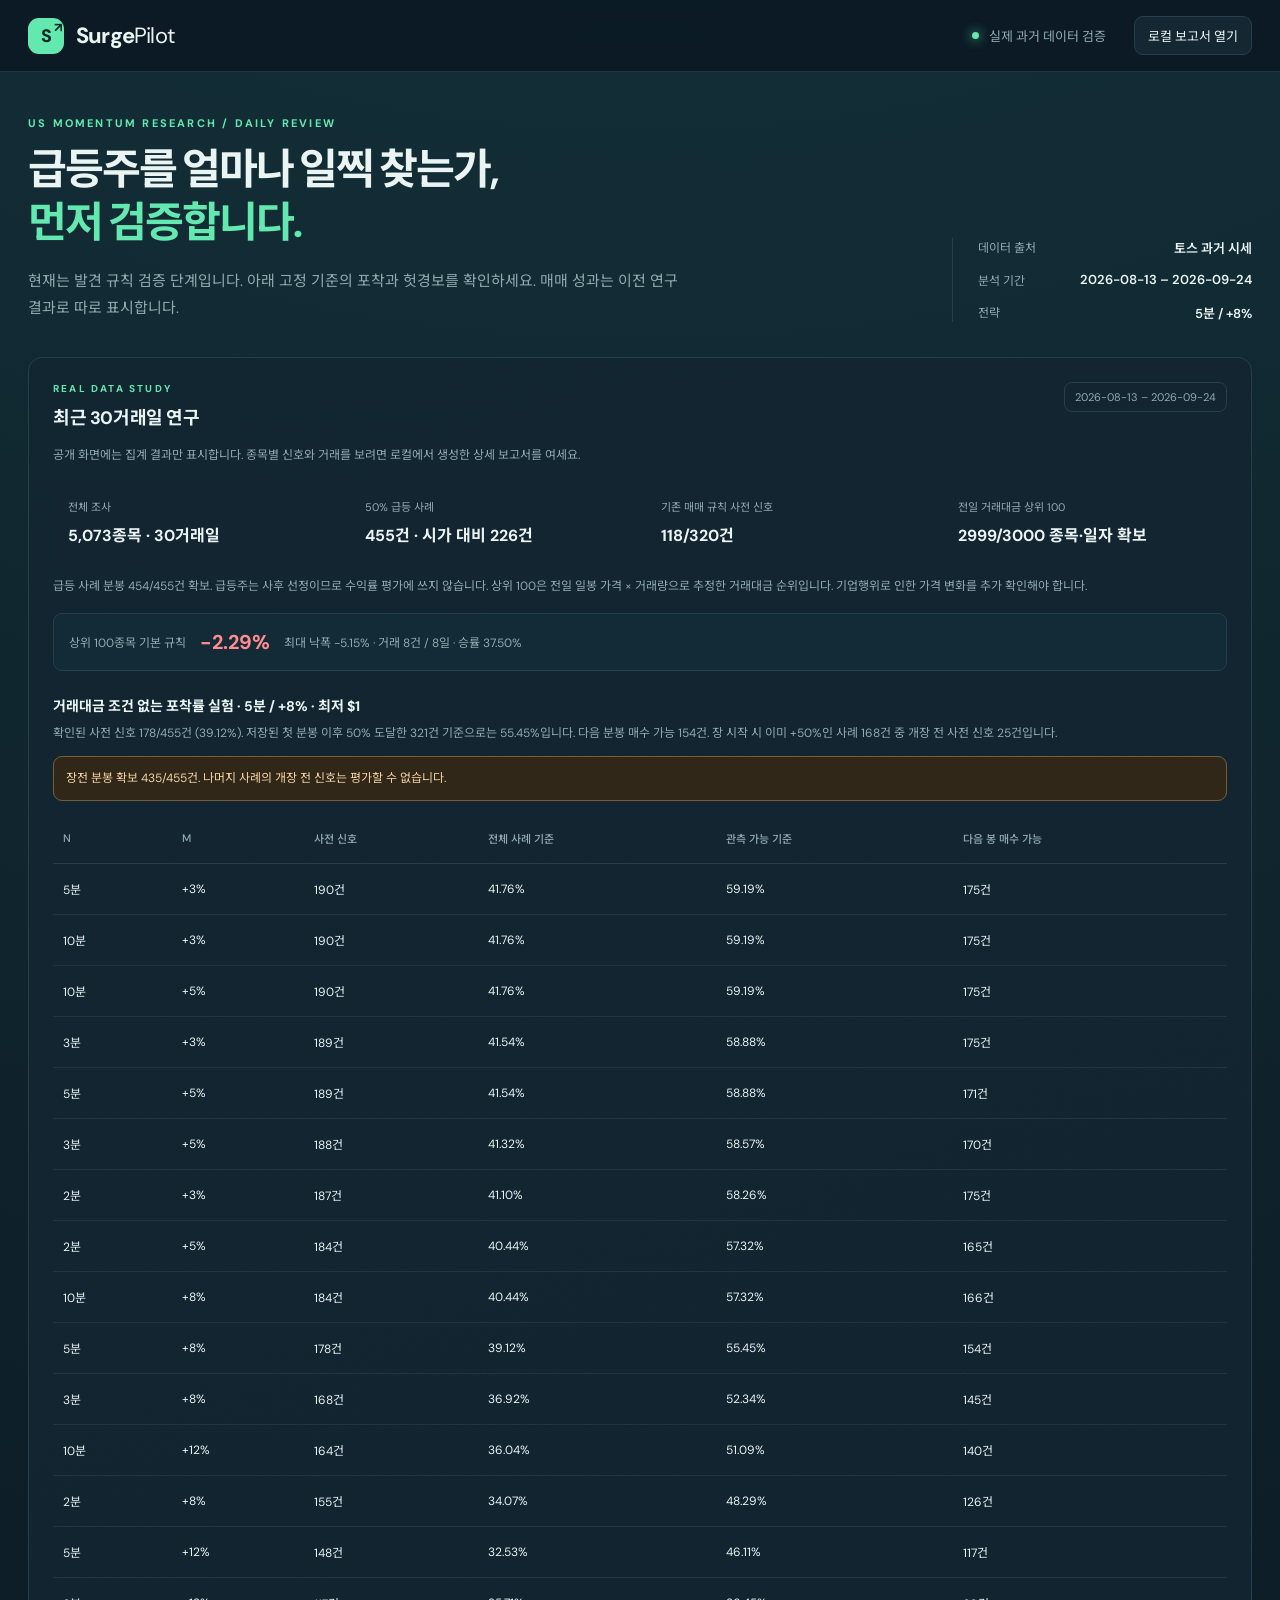
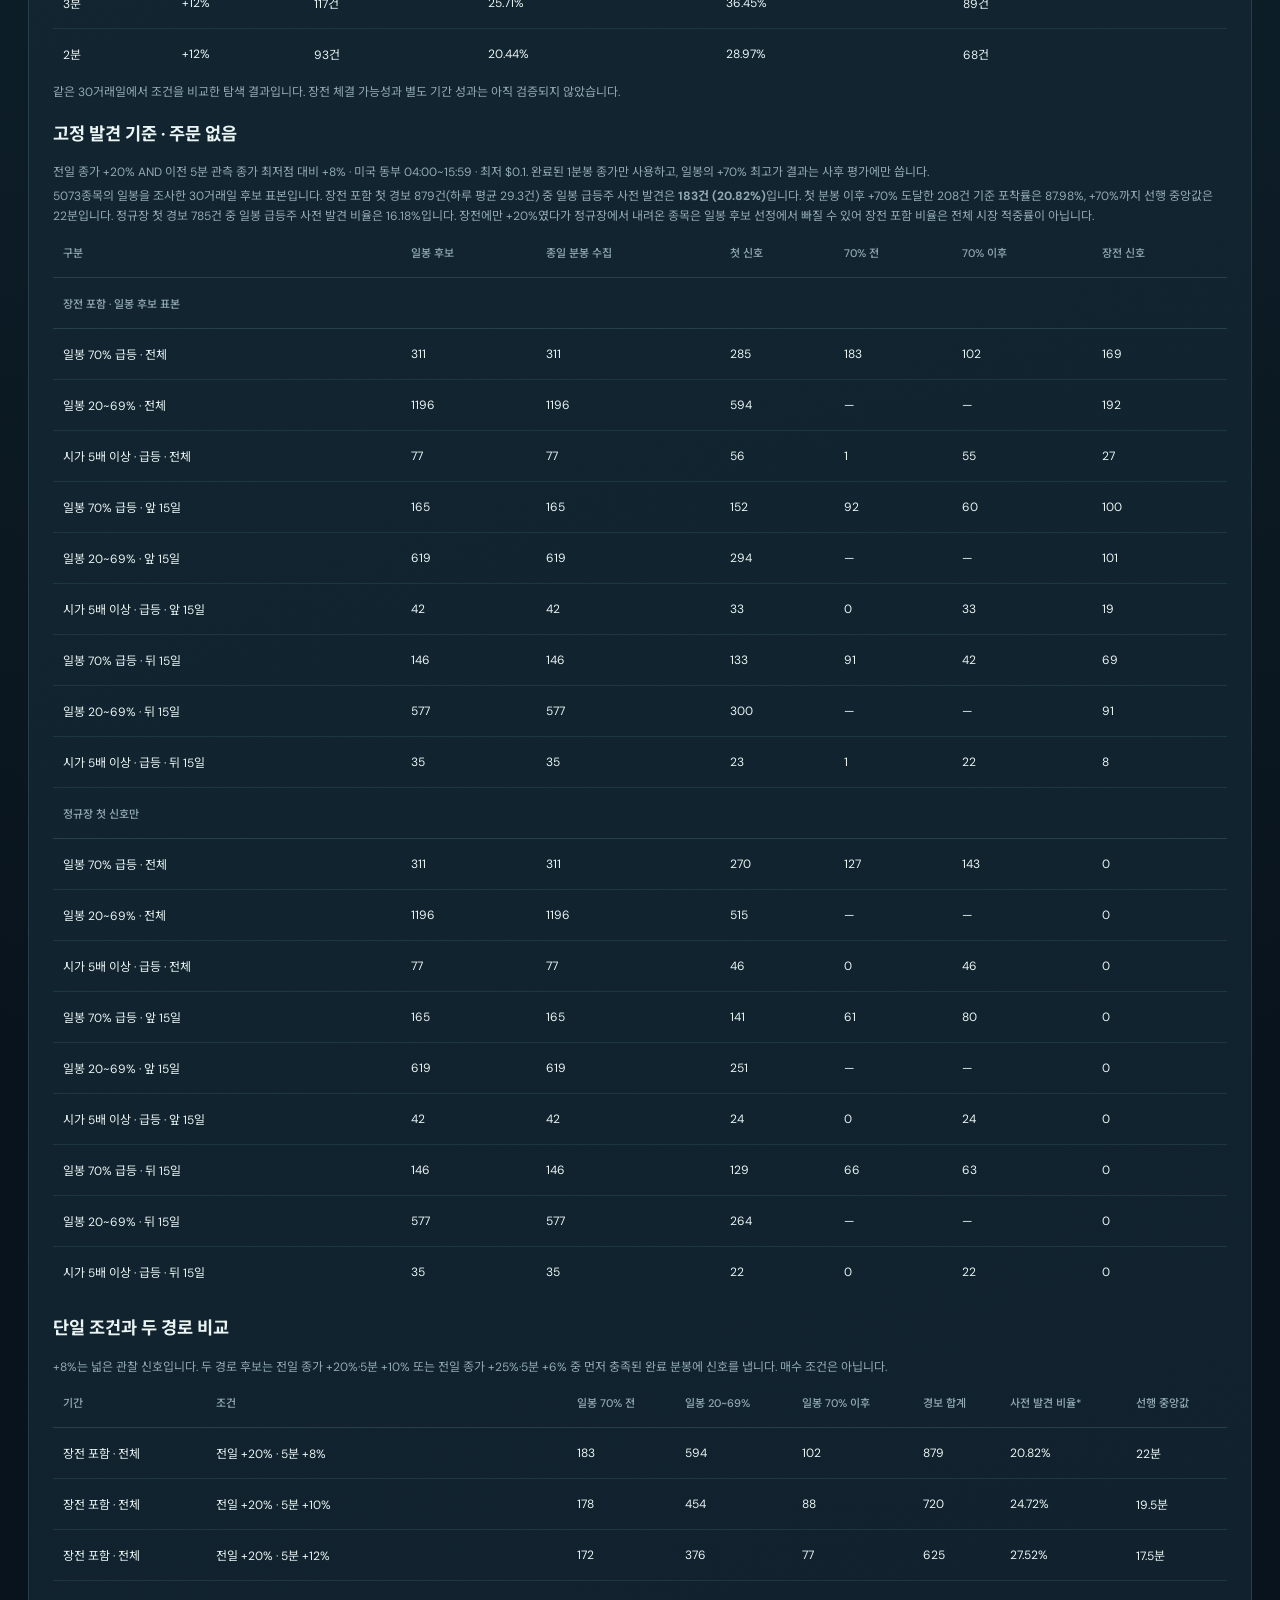
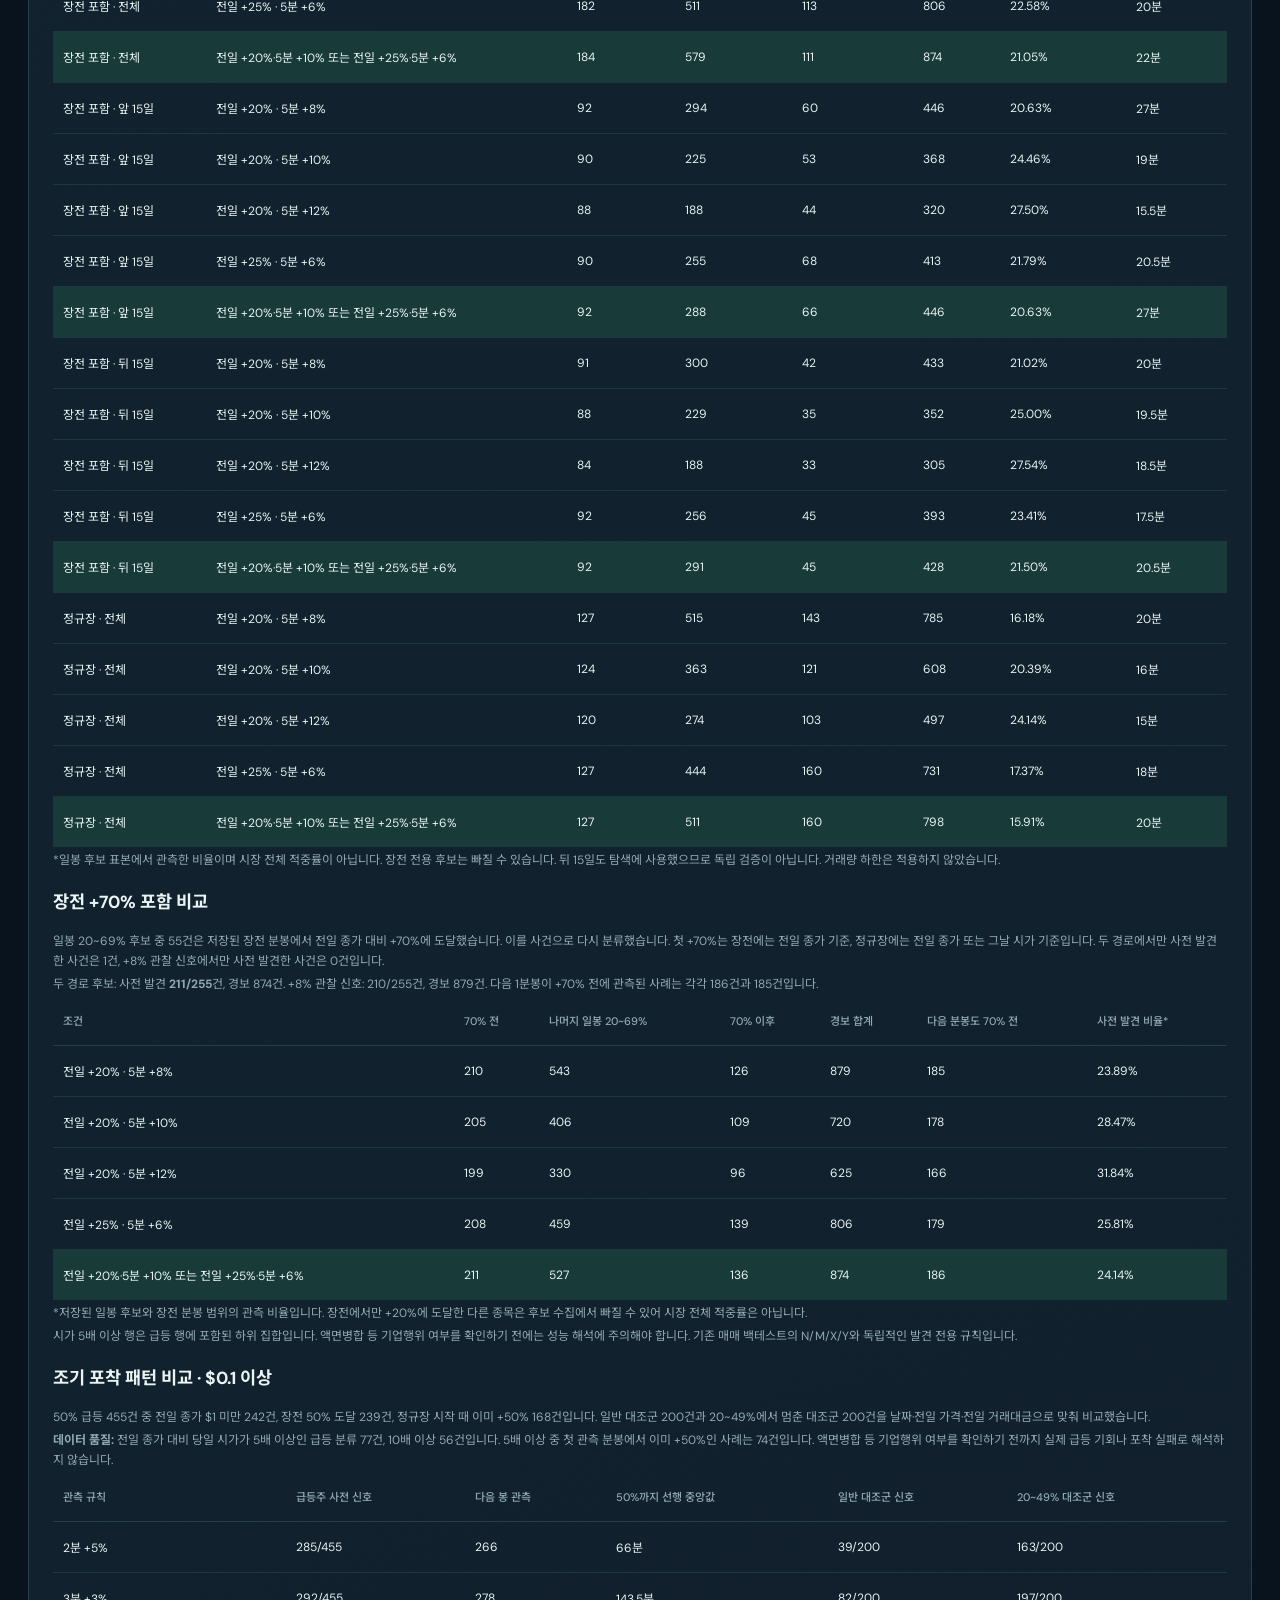
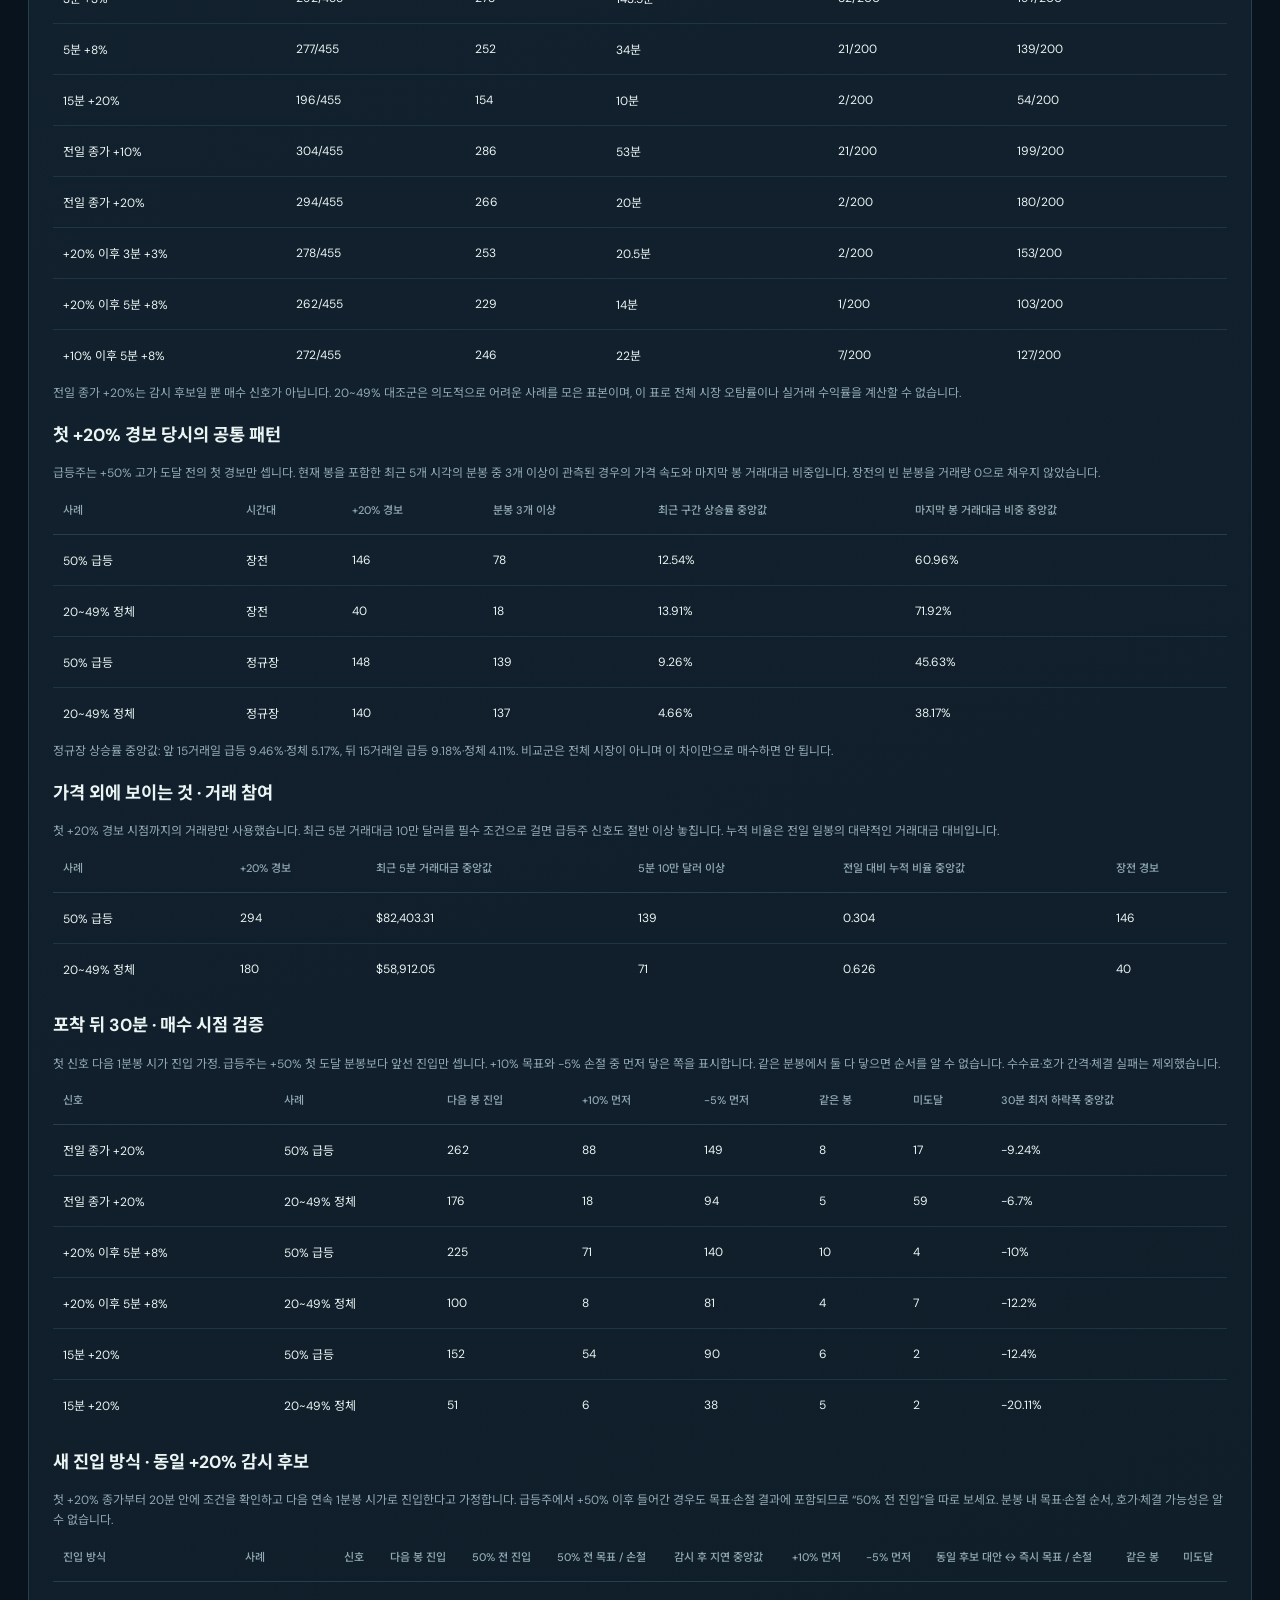
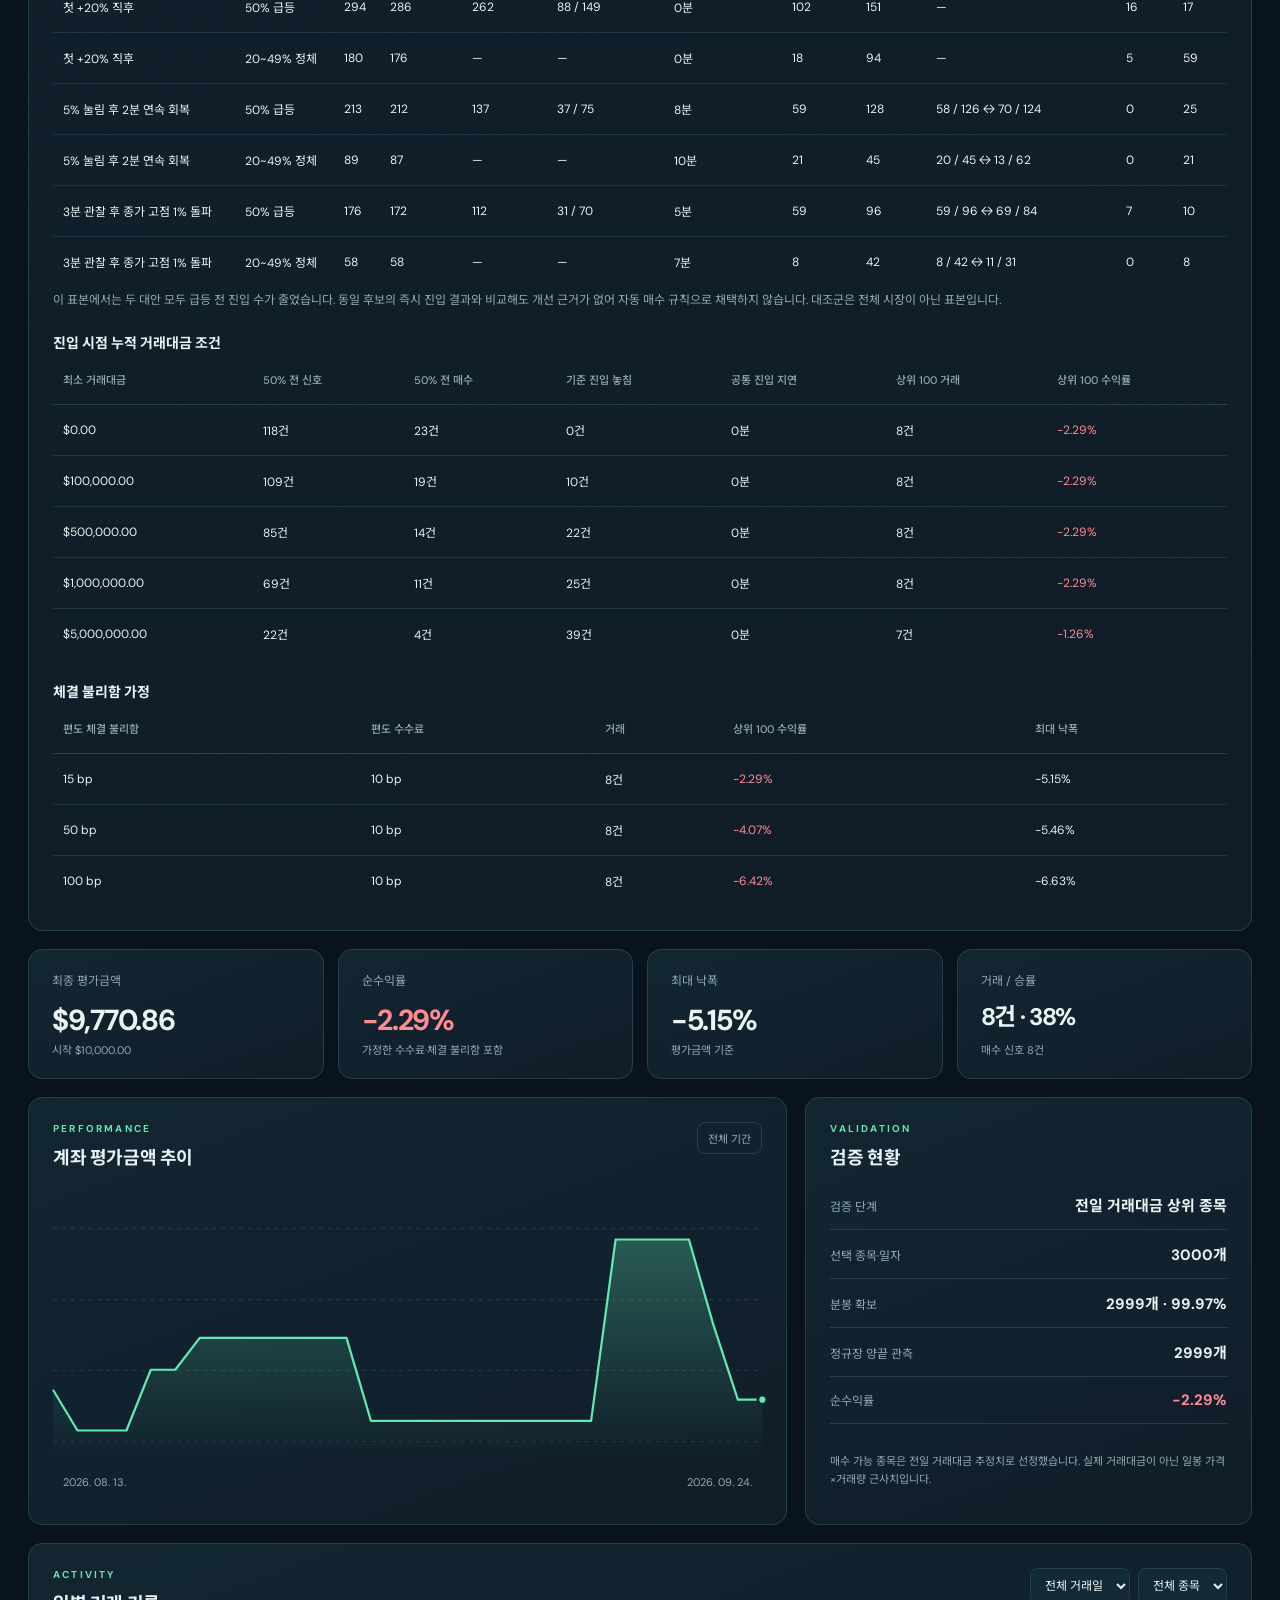
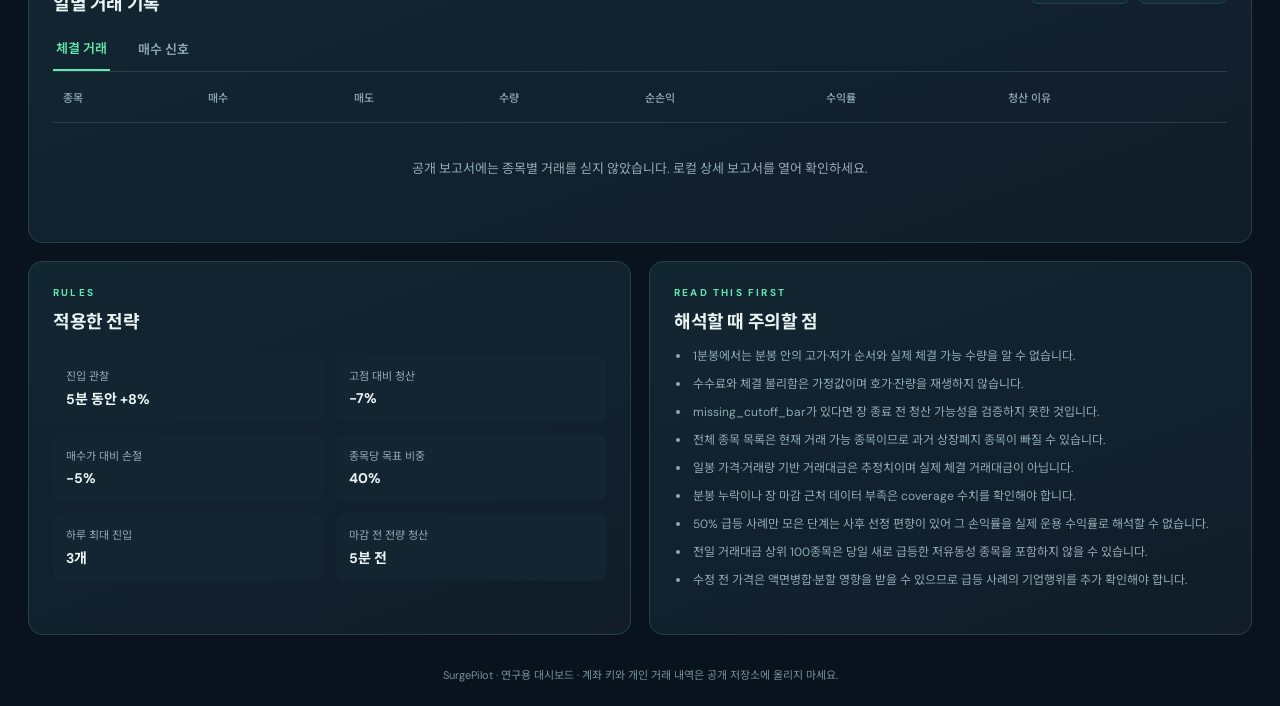
<file: docs/index.html>
<!doctype html>
<html lang="ko">
<head>
  <meta charset="utf-8">
  <meta name="viewport" content="width=device-width, initial-scale=1">
  <meta name="theme-color" content="#09131d">
  <title>SurgePilot | 거래 검증 대시보드</title>
  <link rel="stylesheet" href="./style.css">
</head>
<body>
  <header class="topbar">
    <a class="brand" href="./"><span class="brand-icon">S<span>↗</span></span><span>Surge<span class="brand-light">Pilot</span></span></a>
    <div class="top-actions">
      <span class="status-dot"></span><span id="report-kind">데이터 확인 중</span>
      <label class="upload-button">로컬 보고서 열기 <input id="file" type="file" accept=".json,application/json"></label>
    </div>
  </header>
  <main class="shell">
    <section class="hero">
      <div>
        <p class="eyebrow">US MOMENTUM RESEARCH / DAILY REVIEW</p>
        <h1>급등주를 얼마나 일찍 찾는가,<br><em>먼저 검증합니다.</em></h1>
        <p class="hero-sub">현재는 발견 규칙 검증 단계입니다. 아래 고정 기준의 포착과 헛경보를 확인하세요. 매매 성과는 이전 연구 결과로 따로 표시합니다.</p>
      </div>
      <div class="hero-meta">
        <div><span>데이터 출처</span><strong id="source">—</strong></div>
        <div><span>분석 기간</span><strong id="period">—</strong></div>
        <div><span>전략</span><strong id="config-short">—</strong></div>
      </div>
    </section>
    <div id="demo-warning" class="notice" hidden><strong>합성 예제 데이터</strong> · 이 결과는 화면과 계산 흐름을 확인하기 위한 예제이며 실제 시장 성과가 아닙니다.</div>
    <section class="panel study-panel" aria-label="실제 과거 데이터 연구 진행 상황">
      <div class="panel-heading"><div><p class="section-kicker">REAL DATA STUDY</p><h2>최근 30거래일 연구</h2></div><span class="chip" id="study-period">결과 준비 중</span></div>
      <p class="study-intro">공개 화면에는 집계 결과만 표시합니다. 종목별 신호와 거래를 보려면 로컬에서 생성한 상세 보고서를 여세요.</p>
      <div id="study-summary" class="study-summary" aria-live="polite">실제 데이터 수집 및 검증을 진행 중입니다.</div>
      <div id="study-top-result" class="study-result"></div>
      <div id="study-recall" class="table-wrap"></div>
      <div id="study-discovery" class="table-wrap"></div>
      <div id="study-pattern" class="table-wrap"></div>
      <div id="study-liquidity" class="table-wrap"></div>
      <div id="study-costs" class="table-wrap"></div>
    </section>
    <section class="metrics" aria-label="성과 요약">
      <article class="metric"><span>최종 평가금액</span><strong id="equity-final">—</strong><small id="equity-initial">시작 —</small></article>
      <article class="metric"><span>순수익률</span><strong id="return">—</strong><small>가정한 수수료·체결 불리함 포함</small></article>
      <article class="metric"><span>최대 낙폭</span><strong id="drawdown">—</strong><small>평가금액 기준</small></article>
      <article class="metric"><span>거래 / 승률</span><strong id="trade-win">—</strong><small id="signals-count">시그널 —</small></article>
    </section>
    <section class="grid-main">
      <article class="panel chart-panel">
        <div class="panel-heading"><div><p class="section-kicker">PERFORMANCE</p><h2>계좌 평가금액 추이</h2></div><span class="chip" id="chart-range">전체 기간</span></div>
        <div class="chart-wrap"><svg id="chart" viewBox="0 0 800 280" role="img" aria-label="시간에 따른 계좌 평가금액"></svg></div>
        <div class="chart-axis"><span id="chart-start">—</span><span id="chart-end">—</span></div>
      </article>
      <article class="panel research-panel">
        <div class="panel-heading"><div><p class="section-kicker">VALIDATION</p><h2>검증 현황</h2></div></div>
        <div id="validation" class="validation-content"></div>
      </article>
    </section>
    <section class="panel activity-panel">
      <div class="panel-heading"><div><p class="section-kicker">ACTIVITY</p><h2>일별 거래 기록</h2></div><div class="filters"><select id="day-filter" aria-label="거래일 선택"><option value="all">전체 거래일</option></select><select id="symbol-filter" aria-label="종목 선택"><option value="all">전체 종목</option></select></div></div>
      <div class="tabs" role="tablist"><button class="tab active" data-tab="trades" role="tab" aria-selected="true">체결 거래</button><button class="tab" data-tab="signals" role="tab" aria-selected="false">매수 신호</button></div>
      <div class="table-wrap"><table><thead id="table-head"></thead><tbody id="table-body"></tbody></table></div>
      <div id="table-empty" class="empty" hidden>선택한 조건에 해당하는 기록이 없습니다.</div>
    </section>
    <section class="bottom-grid">
      <article class="panel"><div class="panel-heading"><div><p class="section-kicker">RULES</p><h2>적용한 전략</h2></div></div><div id="rules" class="rules"></div></article>
      <article class="panel"><div class="panel-heading"><div><p class="section-kicker">READ THIS FIRST</p><h2>해석할 때 주의할 점</h2></div></div><ul id="limitations" class="limitations"></ul></article>
    </section>
    <footer>SurgePilot · 연구용 대시보드 · 계좌 키와 개인 거래 내역은 공개 저장소에 올리지 마세요.</footer>
  </main>
  <script src="./app.js" defer></script>
</body>
</html>
</file>
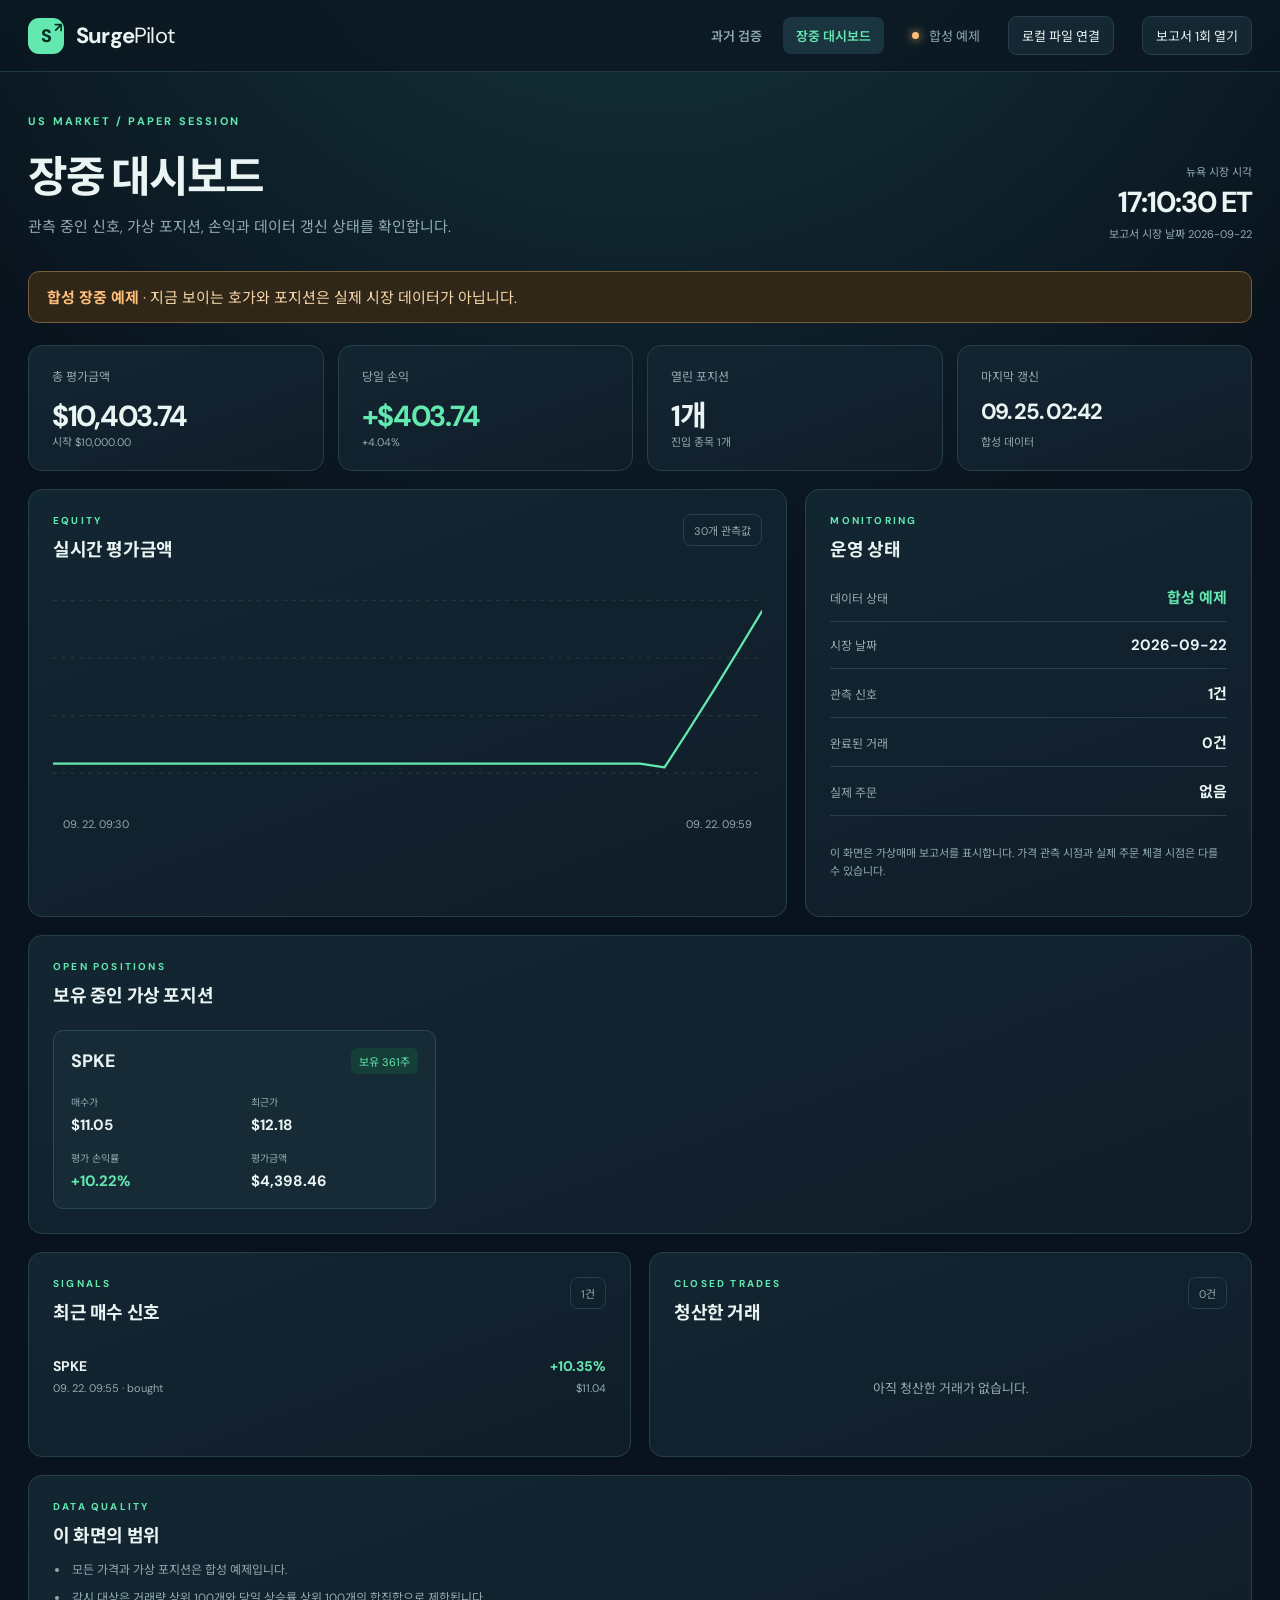
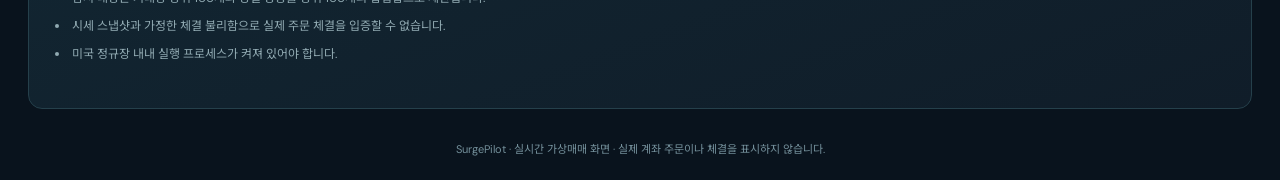
<file: docs/live.html>
<!doctype html>
<html lang="ko">
<head>
  <meta charset="utf-8"><meta name="viewport" content="width=device-width, initial-scale=1"><meta name="theme-color" content="#09131d">
  <title>SurgePilot | 장중 대시보드</title>
  <link rel="stylesheet" href="./style.css"><link rel="stylesheet" href="./live.css">
</head>
<body>
  <header class="topbar">
    <a class="brand" href="./"><span class="brand-icon">S<span>↗</span></span><span>Surge<span class="brand-light">Pilot</span></span></a>
    <nav class="top-nav" aria-label="화면 선택"><a href="./">과거 검증</a><a class="selected" href="./live.html">장중 대시보드</a></nav>
    <div class="top-actions"><span class="status-dot" id="live-dot"></span><span id="feed-status">데이터 확인 중</span><button class="upload-button" id="connect-file" type="button">로컬 파일 연결</button><label class="upload-button">보고서 1회 열기<input id="live-file" type="file" accept=".json,application/json"></label></div>
  </header>
  <main class="shell live-shell">
    <section class="live-heading"><div><p class="eyebrow">US MARKET / PAPER SESSION</p><h1>장중 대시보드</h1><p>관측 중인 신호, 가상 포지션, 손익과 데이터 갱신 상태를 확인합니다.</p></div><div class="market-clock"><span>뉴욕 시장 시각</span><strong id="ny-clock">—</strong><small id="market-date">—</small></div></section>
    <div id="live-demo" class="notice" hidden><strong>합성 장중 예제</strong> · 지금 보이는 호가와 포지션은 실제 시장 데이터가 아닙니다.</div>
    <div id="stale-warning" class="notice stale" hidden><strong>갱신 지연</strong> · 보고서가 오래되었습니다. 장중 거래 판단에 사용하지 마세요.</div>
    <section class="live-metrics" aria-label="장중 요약">
      <article class="metric"><span>총 평가금액</span><strong id="live-equity">—</strong><small id="live-initial">시작 —</small></article>
      <article class="metric"><span>당일 손익</span><strong id="live-pnl">—</strong><small id="live-return">—</small></article>
      <article class="metric"><span>열린 포지션</span><strong id="live-open">—</strong><small id="live-positions-value">—</small></article>
      <article class="metric"><span>마지막 갱신</span><strong id="live-updated">—</strong><small id="live-source">—</small></article>
    </section>
    <section class="live-grid">
      <article class="panel"><div class="panel-heading"><div><p class="section-kicker">EQUITY</p><h2>실시간 평가금액</h2></div><span class="chip" id="point-count">—</span></div><div class="chart-wrap live-chart"><svg id="live-chart-svg" viewBox="0 0 800 230" role="img" aria-label="장중 평가금액 추이"></svg></div><div class="chart-axis"><span id="live-chart-start">—</span><span id="live-chart-end">—</span></div></article>
      <article class="panel"><div class="panel-heading"><div><p class="section-kicker">MONITORING</p><h2>운영 상태</h2></div></div><div class="validation-content" id="live-monitor"></div></article>
    </section>
    <section class="panel live-section"><div class="panel-heading"><div><p class="section-kicker">OPEN POSITIONS</p><h2>보유 중인 가상 포지션</h2></div></div><div class="position-grid" id="positions"></div><div class="empty" id="positions-empty" hidden>현재 보유 중인 포지션이 없습니다.</div></section>
    <section class="live-lists">
      <article class="panel"><div class="panel-heading"><div><p class="section-kicker">SIGNALS</p><h2>최근 매수 신호</h2></div><span class="chip" id="signal-total">—</span></div><div class="event-list" id="live-signals"></div></article>
      <article class="panel"><div class="panel-heading"><div><p class="section-kicker">CLOSED TRADES</p><h2>청산한 거래</h2></div><span class="chip" id="closed-total">—</span></div><div class="event-list" id="live-trades"></div></article>
    </section>
    <section class="panel live-section"><div class="panel-heading"><div><p class="section-kicker">DATA QUALITY</p><h2>이 화면의 범위</h2></div></div><ul class="limitations" id="live-limitations"></ul></section>
    <footer>SurgePilot · 실시간 가상매매 화면 · 실제 계좌 주문이나 체결을 표시하지 않습니다.</footer>
  </main>
  <script src="./live.js" defer></script>
</body>
</html>
</file>
<file: docs/style.css>
@import url('https://fonts.googleapis.com/css2?family=DM+Sans:wght@400;500;600;700&family=Noto+Sans+KR:wght@400;500;600;700;800&display=swap');
:root{color-scheme:dark;--bg:#09131d;--panel:#101f2b;--panel2:#142532;--line:#25404b;--text:#eaf4f3;--muted:#91aab2;--green:#63e8b0;--red:#ff8c91;--orange:#ffbf79;--blue:#7cb5ed}
*{box-sizing:border-box}html{scroll-behavior:smooth}body{margin:0;background:radial-gradient(circle at 50% -15%,#183b43 0%,transparent 40%),var(--bg);color:var(--text);font:15px 'DM Sans','Noto Sans KR',sans-serif}button,select,input{font:inherit}button,select{cursor:pointer}.topbar{height:72px;border-bottom:1px solid #1e3843;display:flex;align-items:center;justify-content:space-between;padding:0 max(28px,calc((100vw - 1320px)/2));background:#0b1822d9;backdrop-filter:blur(12px)}.brand{color:var(--text);text-decoration:none;font-size:22px;font-weight:800;letter-spacing:-.8px;display:flex;align-items:center;gap:12px}.brand-light{font-weight:400}.brand-icon{background:var(--green);color:#0a2721;width:36px;height:36px;border-radius:11px;display:grid;place-items:center;font-size:18px;position:relative}.brand-icon span{font-size:13px;position:absolute;right:2px;top:1px}.top-actions{display:flex;align-items:center;gap:10px;color:var(--muted);font-size:13px}.status-dot{width:7px;height:7px;background:var(--green);border-radius:50%;box-shadow:0 0 12px var(--green)}.upload-button{margin-left:18px;display:inline-flex;border:1px solid var(--line);border-radius:9px;padding:9px 13px;color:var(--text);cursor:pointer;background:#142733}.upload-button:hover{border-color:var(--green)}.upload-button input{display:none}.shell{max-width:1320px;margin:auto;padding:44px 28px 24px}.hero{display:flex;justify-content:space-between;gap:32px;align-items:flex-end;margin-bottom:35px}.eyebrow,.section-kicker{color:var(--green);letter-spacing:2.2px;font-size:11px;font-weight:700;margin:0 0 14px}.hero h1{font-size:clamp(30px,3.3vw,48px);line-height:1.25;letter-spacing:-2px;margin:0}.hero h1 em{font-style:normal;color:var(--green)}.hero-sub{color:var(--muted);max-width:650px;margin:18px 0 0;line-height:1.8}.hero-meta{min-width:300px;border-left:1px solid var(--line);padding-left:25px;display:grid;gap:14px}.hero-meta div{display:flex;justify-content:space-between;gap:15px}.hero-meta span{color:var(--muted);font-size:12px}.hero-meta strong{font-size:13px;text-align:right;font-weight:600}.notice{border:1px solid #785e38;background:#302719;color:#f4d4a5;border-radius:11px;padding:14px 18px;margin:0 0 22px}.notice strong{color:var(--orange)}.metrics{display:grid;grid-template-columns:repeat(4,1fr);gap:14px;margin-bottom:18px}.metric,.panel{background:linear-gradient(160deg,#122632,#101d29);border:1px solid var(--line);border-radius:14px}.metric{min-height:130px;padding:21px 23px;display:flex;flex-direction:column}.metric>span{font-size:12px;color:var(--muted);margin-bottom:14px}.metric strong{font-size:29px;letter-spacing:-1.3px;line-height:1.2}.metric small{font-size:11px;color:var(--muted);margin-top:auto}.positive{color:var(--green)!important}.negative{color:var(--red)!important}.grid-main{display:grid;grid-template-columns:minmax(0,1.7fr) minmax(320px,1fr);gap:18px;margin-bottom:18px}.panel{padding:24px}.panel-heading{display:flex;justify-content:space-between;align-items:start;gap:15px}.panel-heading h2{font-size:18px;letter-spacing:-.4px;margin:0}.section-kicker{font-size:10px;margin-bottom:8px}.chip{padding:7px 10px;border:1px solid var(--line);border-radius:8px;color:var(--muted);font-size:11px}.chart-wrap{margin-top:25px;height:280px}#chart{width:100%;height:100%;overflow:visible}.chart-axis{display:flex;justify-content:space-between;color:var(--muted);font-size:11px;margin:0 10px 2px}.validation-content{display:grid;gap:13px;margin-top:24px}.validation-row{display:flex;justify-content:space-between;align-items:baseline;border-bottom:1px solid #25404b;padding:0 0 13px;gap:10px}.validation-row:last-child{border:0}.validation-row span{color:var(--muted);font-size:12px}.validation-row strong{font-size:15px;text-align:right}.validation-note{color:var(--muted);font-size:11px;line-height:1.65;padding-top:4px}.activity-panel{margin-bottom:18px;min-height:300px}.filters{display:flex;gap:8px}select{background:#132a36;color:var(--text);border:1px solid var(--line);border-radius:8px;padding:8px 10px;font-size:12px;max-width:160px}.tabs{display:flex;gap:25px;border-bottom:1px solid var(--line);margin-top:22px}.tab{background:none;border:0;color:var(--muted);padding:0 3px 12px;font-weight:600;font-size:13px}.tab.active{color:var(--green);border-bottom:2px solid var(--green)}.table-wrap{overflow:auto}table{width:100%;border-collapse:collapse;text-align:left;white-space:nowrap}th{font-size:11px;color:var(--muted);font-weight:500;padding:17px 10px;border-bottom:1px solid var(--line)}td{font-size:12px;padding:16px 10px;border-bottom:1px solid #1d3742}tr:last-child td{border:0}.ticker{font-weight:700;font-size:13px}.reason{color:var(--blue)}.empty{padding:35px 0;text-align:center;color:var(--muted);font-size:13px}.bottom-grid{display:grid;grid-template-columns:1fr 1fr;gap:18px}.rules{display:grid;grid-template-columns:repeat(2,1fr);gap:12px;margin-top:20px}.rule{background:var(--panel2);border-radius:9px;padding:13px}.rule span{display:block;font-size:11px;color:var(--muted);margin-bottom:5px}.rule strong{font-size:14px}.limitations{padding:0 0 0 17px;color:var(--muted);font-size:12px;line-height:1.75}.limitations li{padding:0 0 7px 2px}footer{font-size:11px;color:#74909b;margin:31px 0 0;text-align:center}@media(max-width:900px){.hero{align-items:start;flex-direction:column}.hero-meta{width:100%;padding:18px 0 0;border-left:0;border-top:1px solid var(--line)}.grid-main{grid-template-columns:1fr}.metrics{grid-template-columns:repeat(2,1fr)}}@media(max-width:600px){.topbar{padding:0 16px}.brand{font-size:17px}.top-actions>span:not(.status-dot){display:none}.upload-button{margin-left:4px;padding:8px;font-size:11px}.shell{padding:28px 14px}.hero h1{letter-spacing:-1px}.metrics{gap:8px}.metric{padding:16px;min-height:116px}.metric strong{font-size:21px}.panel{padding:17px}.bottom-grid{grid-template-columns:1fr}.filters{flex-wrap:wrap;justify-content:flex-end}.chart-wrap{height:220px}}

.metric:last-child strong{font-size:24px}
@media(max-width:600px){.metric:last-child strong{font-size:19px}}

.study-panel{margin-bottom:18px}.study-intro,.study-note{color:var(--muted);font-size:12px;line-height:1.7}.study-intro{margin:15px 0 0}.study-summary{display:grid;grid-template-columns:repeat(4,1fr);gap:12px;margin-top:18px}.study-card{background:var(--panel2);padding:15px;border-radius:9px;display:flex;flex-direction:column;gap:8px}.study-card span{color:var(--muted);font-size:11px}.study-card strong{font-size:16px}.study-note{grid-column:1/-1;margin:3px 0 0}#study-liquidity h3,#study-costs h3{font-size:14px;margin:22px 0 2px}@media(max-width:900px){.study-summary{grid-template-columns:repeat(2,1fr)}}@media(max-width:600px){.study-summary{grid-template-columns:1fr 1fr}.study-card{padding:11px}.study-card strong{font-size:13px}}
.study-result{display:flex;align-items:center;gap:14px;flex-wrap:wrap;background:#122b36;border:1px solid var(--line);border-radius:9px;padding:15px;margin-top:17px;font-size:12px;color:var(--muted)}.study-result strong{font-size:20px}
#study-recall h3{font-size:14px;margin:24px 0 8px}.study-recall-warning{border:1px solid #785e38;background:#302719;color:#f4d4a5;border-radius:9px;padding:12px;font-size:12px;line-height:1.6}.study-selected{background:#183b3a}

.top-nav{display:flex;gap:8px;margin-left:auto;margin-right:28px}.top-nav a{color:var(--muted);text-decoration:none;padding:9px 13px;border-radius:8px;font-size:13px;font-weight:600}.top-nav a.selected{background:#1a3540;color:var(--green)}.top-nav a:hover{color:var(--text)}@media(max-width:760px){.top-nav{margin:0 7px;gap:2px}.top-nav a{padding:7px;font-size:11px}.topbar .top-actions{gap:5px}}@media(max-width:560px){.topbar{height:auto;min-height:70px;flex-wrap:wrap;gap:7px;padding-top:7px;padding-bottom:7px}.top-nav{order:3;width:100%;margin:0}.top-nav a{flex:1;text-align:center}.top-actions .upload-button{font-size:10px}}
</file>
<file: docs/live.css>
.live-shell{padding-top:42px}.live-heading{display:flex;justify-content:space-between;align-items:flex-end;gap:20px;margin-bottom:30px}.live-heading h1{font-size:43px;letter-spacing:-2px;margin:0 0 10px}.live-heading p:not(.eyebrow){color:var(--muted);margin:0;line-height:1.7}.market-clock{text-align:right;display:flex;flex-direction:column;gap:4px;min-width:180px}.market-clock span,.market-clock small{color:var(--muted);font-size:11px}.market-clock strong{font-size:29px;letter-spacing:-1px}.live-metrics{display:grid;grid-template-columns:repeat(4,1fr);gap:14px;margin-bottom:18px}.live-metrics .metric{min-height:125px}.live-metrics .metric:last-child strong{font-size:22px}.live-grid{display:grid;grid-template-columns:minmax(0,1.7fr) minmax(320px,1fr);gap:18px;margin-bottom:18px}.live-chart{height:230px}.live-section{margin-bottom:18px}.position-grid{display:grid;grid-template-columns:repeat(3,1fr);gap:12px;margin-top:22px}.position{background:#162b36;border:1px solid #2a4853;border-radius:10px;padding:17px}.position-top{display:flex;align-items:center;justify-content:space-between}.position-top strong{font-size:18px}.position-top span{font-size:11px;color:var(--green);background:#163e39;padding:5px 8px;border-radius:6px}.position-stats{display:grid;grid-template-columns:1fr 1fr;gap:12px;margin-top:17px}.position-stats span{font-size:10px;color:var(--muted)}.position-stats strong{display:block;font-size:15px;margin-top:4px}.live-lists{display:grid;grid-template-columns:1fr 1fr;gap:18px;margin-bottom:18px}.event-list{margin-top:18px;max-height:355px;overflow-y:auto}.event{display:flex;align-items:center;justify-content:space-between;gap:12px;padding:13px 0;border-bottom:1px solid var(--line)}.event:last-child{border-bottom:0}.event-main strong{font-size:14px}.event-main span{display:block;color:var(--muted);font-size:11px;margin-top:5px}.event-value{text-align:right}.event-value strong{font-size:14px}.event-value span{display:block;color:var(--muted);font-size:11px;margin-top:5px}.stale{border-color:#8c5958;background:#342023;color:#ffd5d5}.stale strong{color:var(--red)}#live-dot.stale-dot{background:var(--red);box-shadow:0 0 10px var(--red)}#live-dot.demo-dot{background:var(--orange);box-shadow:0 0 10px var(--orange)}@media(max-width:900px){.live-grid,.live-lists{grid-template-columns:1fr}.live-metrics{grid-template-columns:repeat(2,1fr)}}@media(max-width:600px){.live-heading h1{font-size:33px}.market-clock strong{font-size:20px}.position-grid{grid-template-columns:1fr}.live-metrics{gap:8px}.live-metrics .metric{min-height:105px}.live-metrics .metric strong{font-size:20px}}
.upload-button[hidden]{display:none}@media(max-width:1100px){.topbar{flex-wrap:wrap}.topbar .top-actions{gap:5px}.topbar .upload-button{margin-left:2px;font-size:11px}}@media(max-width:680px){.live-heading{align-items:flex-start;flex-direction:column}.market-clock{text-align:left}.topbar .top-actions{width:100%;justify-content:flex-end}}
</file>
